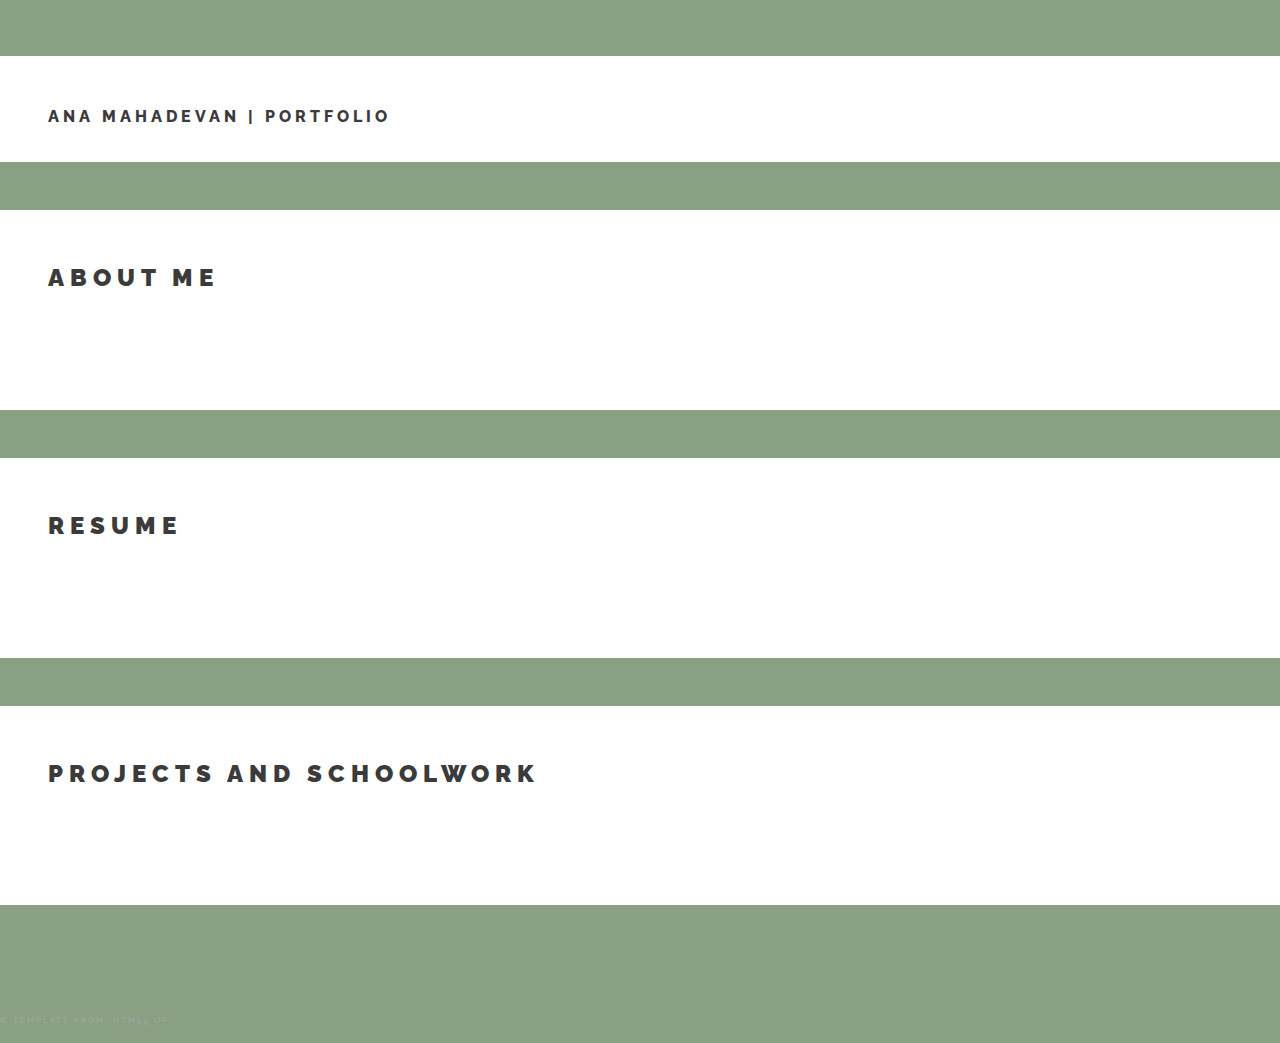
<file: index.html>
<!DOCTYPE HTML>
<html>
	<head>
		<title> Ana Mahadevan | Portfolio </title>
		<meta charset="utf-8" />
		<meta name="viewport" content="width=device-width, initial-scale=1, user-scalable=no" />
		<link rel="stylesheet" href="assets/css/main.css" />
	</head>
	<body class="is-preload">

		<!-- Wrapper -->
	

				<!-- TOP LEFT TITLE  !! -->
					<!-- <header id="header">
						
						<nav class="main">
						</nav>
					</header> -->

				

				<!-- Main -->
					<div id="main">

							<!-- Info Blurb -->
							<article class="post">
							<h1><a align="center" href="index.html">Ana Mahadevan | Portfolio
							</a></h1>
						
							<!-- <img src="images/intro.png" alt="profile pic" width="150" height="150"> -->
							</article>

							<!-- About Me Post-->
							<article class="post">
								<header>
									<div class="title">
										<h2><a href="about-me.html"> About Me </a></h2>
									</div>
								</header>
							</article> 

						<!-- Resume Post -->
							<article class="post">
								<header>
									<div class="title">
										<h2><a href="single.html"> Resume </a></h2>
									</div>
								</header>
							</article>

							

						<!-- School Projects Post -->
							<article class="post">
								<header>
									<div class="title">
										<h2><a href="school-project.html"> Projects and Schoolwork </a></h2>
								
									</div>
							
								</header>
							</article>

					


					</div>


						<!-- Footer -->
							<section id="footer">
								<ul class="icons">
									<li><a href="#" class="icon brands fa-twitter"><span class="label">Twitter</span></a></li>
									<li><a href="#" class="icon brands fa-facebook-f"><span class="label">Facebook</span></a></li>
									<li><a href="#" class="icon brands fa-instagram"><span class="label">Instagram</span></a></li>
									<li><a href="#" class="icon solid fa-rss"><span class="label">RSS</span></a></li>
									<li><a href="#" class="icon solid fa-envelope"><span class="label">Email</span></a></li>
								</ul>
								<p class="copyright">&copy; Template From: <a href="http://html5up.net">HTML5 UP</a></p>
							</section>

				

			

		<!-- Scripts -->
			<script src="assets/js/jquery.min.js"></script>
			<script src="assets/js/browser.min.js"></script>
			<script src="assets/js/breakpoints.min.js"></script>
			<script src="assets/js/util.js"></script>
			<script src="assets/js/main.js"></script>

	</body>
</html>
</file>
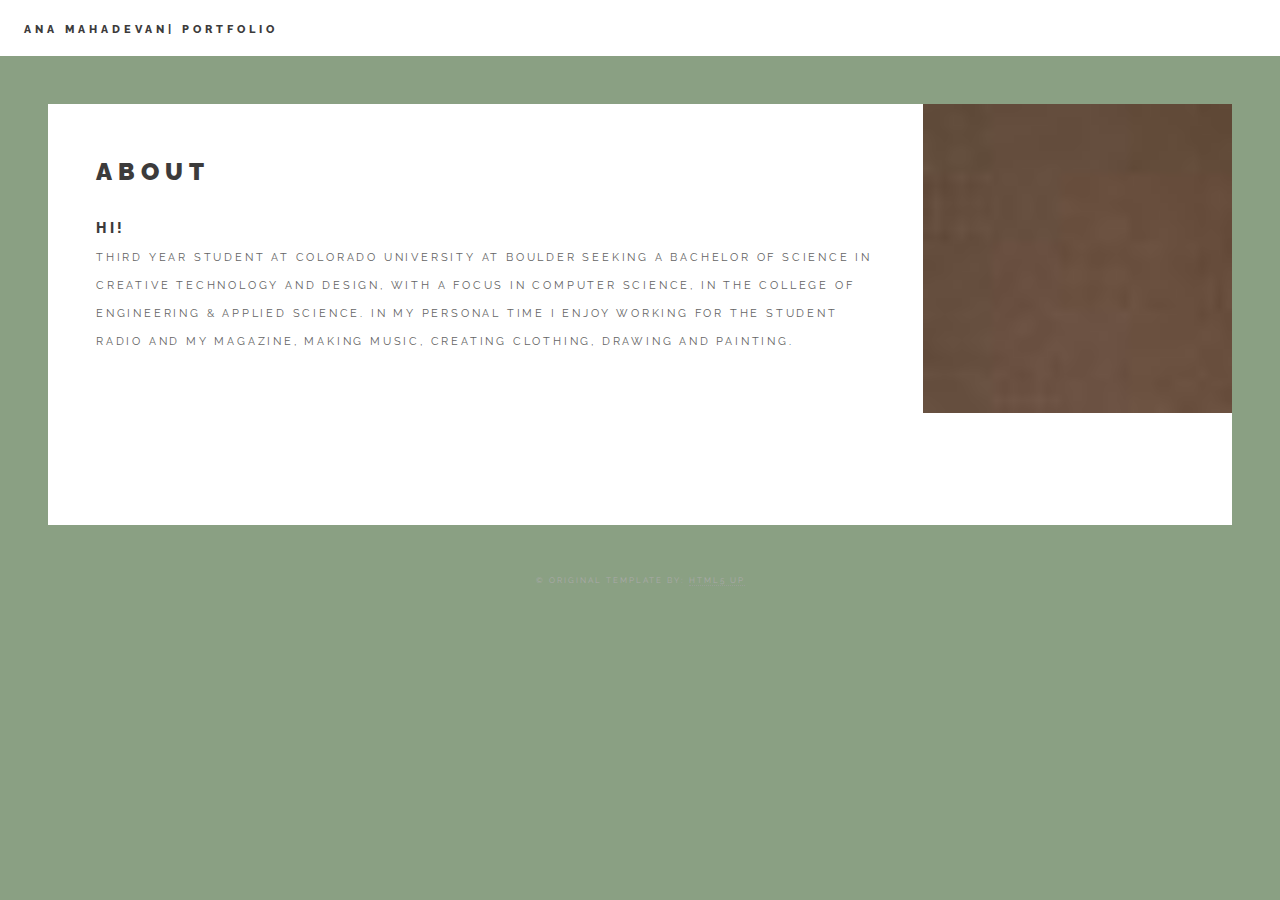
<file: about-me.html>
<!DOCTYPE HTML>
<html>
	<head>
		<title> Ana Mahadevan| Portfolio </title>
		<meta charset="utf-8" />
		<meta name="viewport" content="width=device-width, initial-scale=1, user-scalable=no" />
		<link rel="stylesheet" href="assets/css/main.css" />
	</head>
	<body class="single is-preload">

		<!-- Wrapper -->
			<div id="wrapper">

				<!-- Header -->
					<header id="header">
						<h1><a href="index.html">Ana Mahadevan| Portfolio</a></h1>
					</header>

		

				<!-- Main -->
					<div id="main">

						<!-- about me ! -->
							<article class="post">
								<header>
									<div class="title">
										<h2><a href="#"> About </a></h2>
										<h3> Hi!  </h3>
										<p> Third year student at Colorado University at Boulder seeking a Bachelor of Science in Creative Technology and Design, with a focus in Computer Science, in the College of Engineering & Applied Science. In my personal time I enjoy working for the student radio and my magazine, making music, creating clothing, drawing and painting. </p>
										
									</div>
									<span class="image featured"><img src="images/avatar.jpg" alt="" /></span>
								</header>
						
							</article>

					</div>

				<!-- Footer -->
					<section id="footer">
						<p class="copyright">&copy; Original Template By: <a href="http://html5up.net">HTML5 UP</a></p>
					</section>

			</div>

		<!-- Scripts -->
			<script src="assets/js/jquery.min.js"></script>
			<script src="assets/js/browser.min.js"></script>
			<script src="assets/js/breakpoints.min.js"></script>
			<script src="assets/js/util.js"></script>
			<script src="assets/js/main.js"></script>

	</body>
</html>
</file>
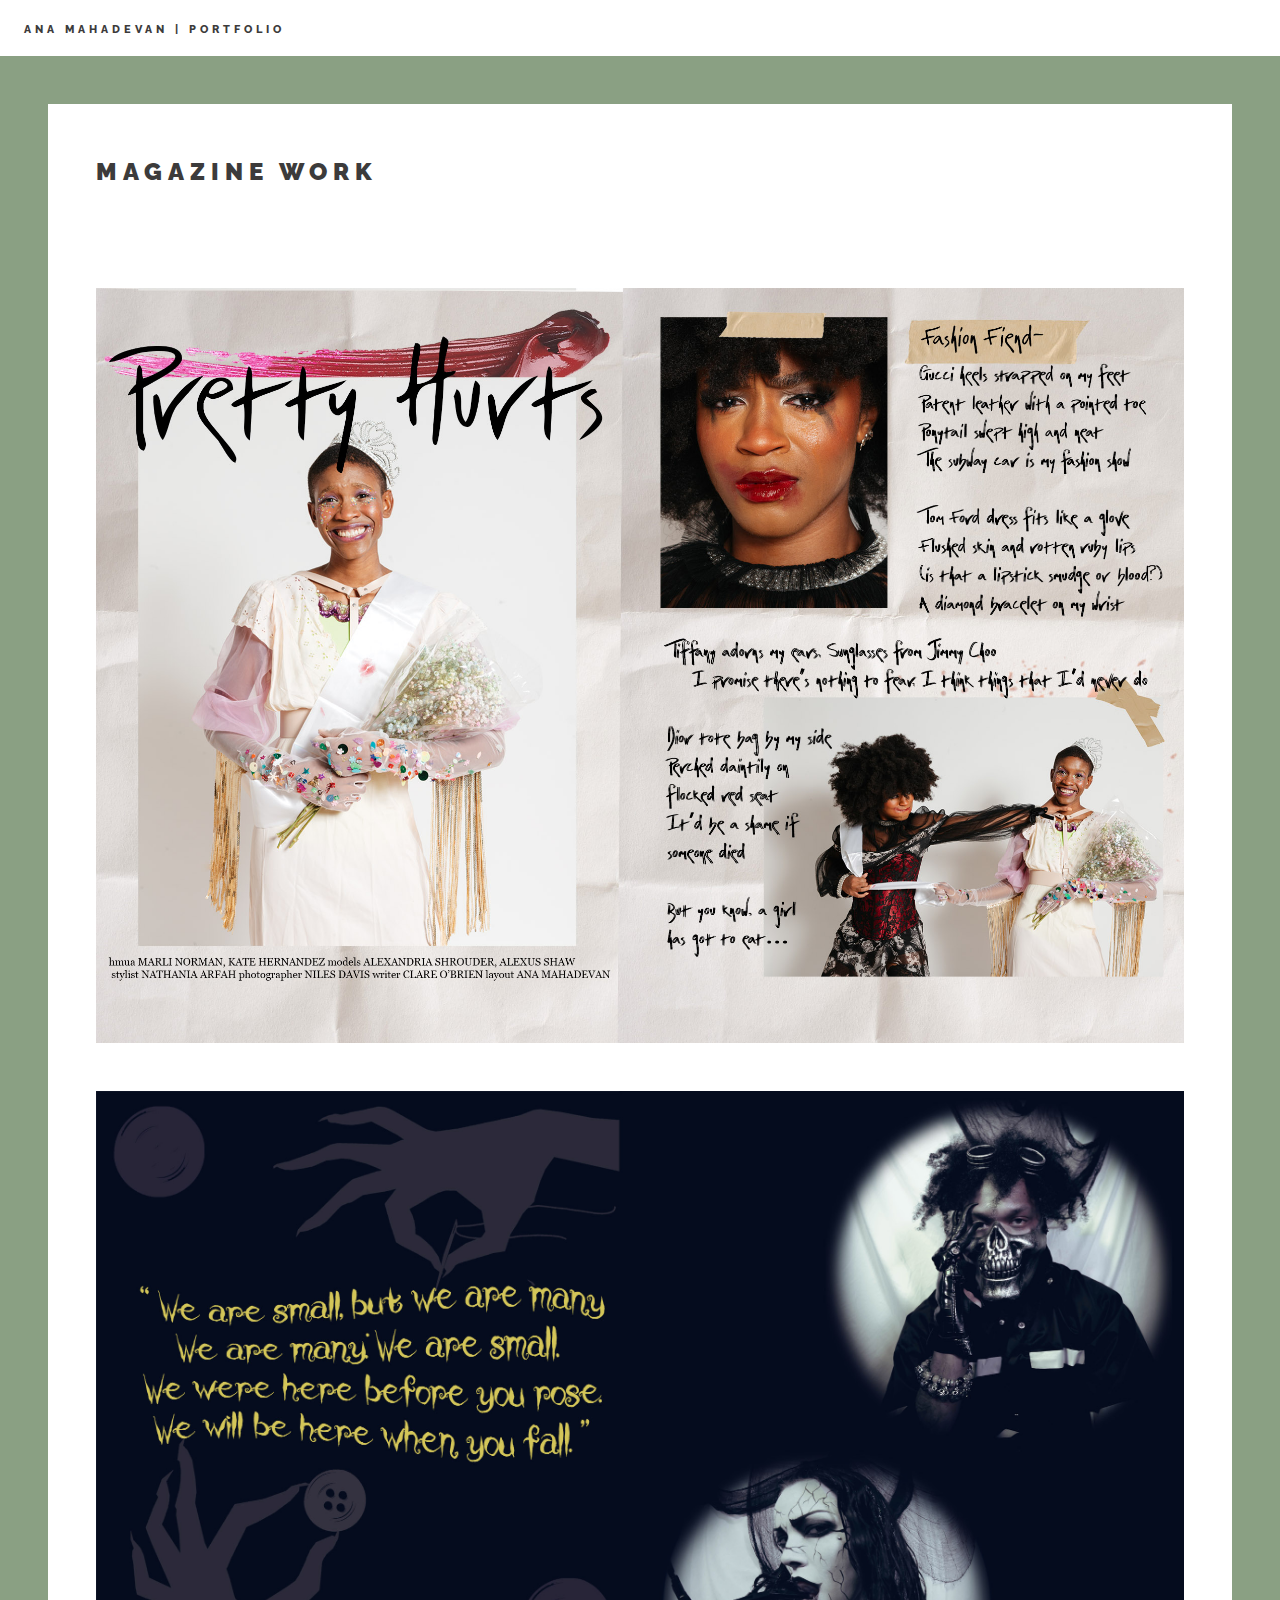
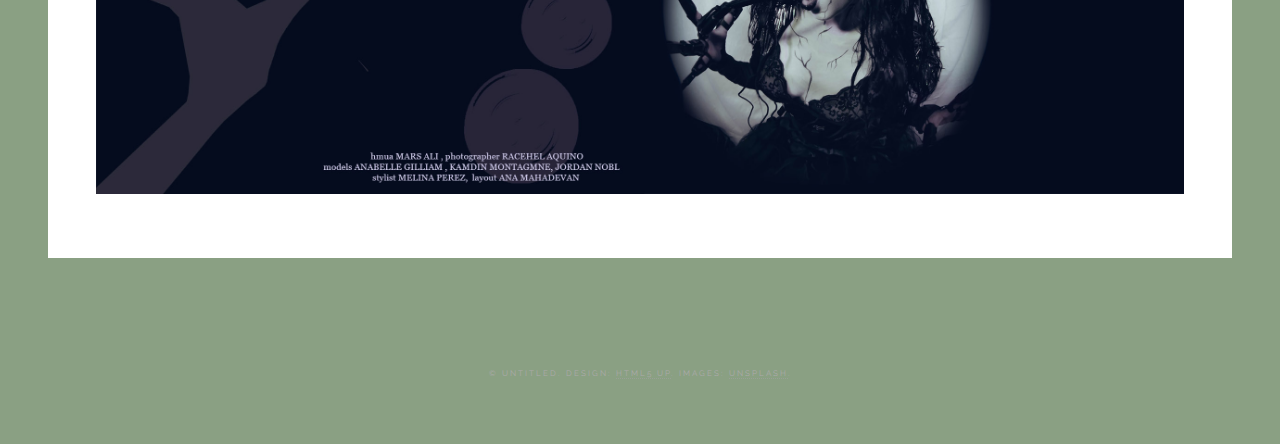
<file: school-project.html>
<!DOCTYPE HTML>

<html>
	<head>
		<meta charset="utf-8" />
		<meta name="viewport" content="width=device-width, initial-scale=1, user-scalable=no" />
		<link rel="stylesheet" href="assets/css/main.css" />
	</head>
	<body class="single is-preload">

		<!-- Wrapper -->
			<div id="wrapper">

				<!-- Header -->
					<header id="header">
						<h1><a href="index.html"> Ana Mahadevan | Portfolio </a></h1>

						<nav class="main">
					
						</nav>
					</header>

				<!-- Menu -->
					<section id="menu">

					</section>

				<!-- Main -->
					<div id="main">

						<!-- Post -->
							<article class="post">
								<header>
									<div class="title">
										<h2><a href="#">magazine work</a></h2>
									</div>
									
								</header>
								<span class="image featured"><img src="images/1spread.jpg" alt="" /></span>
								<span class="image featured"><img src="images/2spread.jpg" alt="" /></span>
							
							</article>

					</div>

				<!-- Footer -->
					<section id="footer">
						<ul class="icons">
							<li><a href="#" class="icon brands fa-twitter"><span class="label">Twitter</span></a></li>
							<li><a href="#" class="icon brands fa-facebook-f"><span class="label">Facebook</span></a></li>
							<li><a href="#" class="icon brands fa-instagram"><span class="label">Instagram</span></a></li>
							<li><a href="#" class="icon solid fa-rss"><span class="label">RSS</span></a></li>
							<li><a href="#" class="icon solid fa-envelope"><span class="label">Email</span></a></li>
						</ul>
						<p class="copyright">&copy; Untitled. Design: <a href="http://html5up.net">HTML5 UP</a>. Images: <a href="http://unsplash.com">Unsplash</a>.</p>
					</section>

			</div>

		<!-- Scripts -->
			<script src="assets/js/jquery.min.js"></script>
			<script src="assets/js/browser.min.js"></script>
			<script src="assets/js/breakpoints.min.js"></script>
			<script src="assets/js/util.js"></script>
			<script src="assets/js/main.js"></script>

	</body>
</html>
</file>
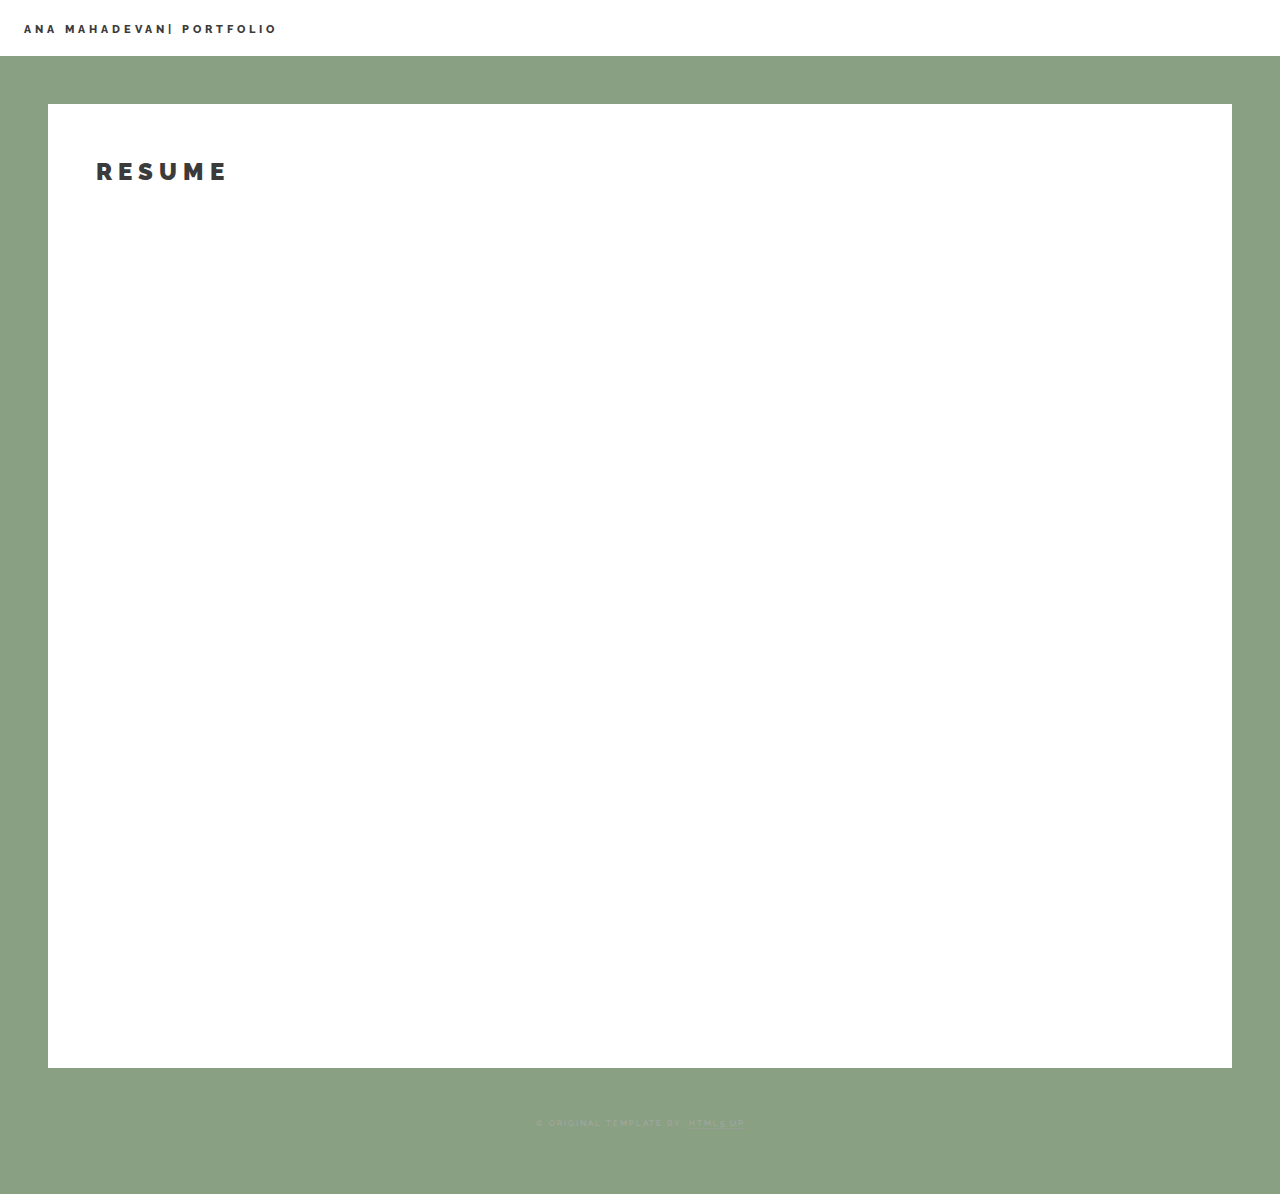
<file: single.html>
<!DOCTYPE HTML>
<html>
	<head>
		<title> Ana Mahadevan| Portfolio </title>
		<meta charset="utf-8" />
		<meta name="viewport" content="width=device-width, initial-scale=1, user-scalable=no" />
		<link rel="stylesheet" href="assets/css/main.css" />
	</head>
	<body class="single is-preload">

		<!-- Wrapper -->
			<div id="wrapper">

				<!-- Header -->
					<header id="header">
						<h1><a href="index.html">Ana Mahadevan| Portfolio</a></h1>
					</header>

		

				<!-- Main -->
					<div id="main">

						<!-- TOP POST ( RESUME ) -->
							<article class="post">
								<header>
									<div class="title">
										<h2><a href="#">Resume</a></h2>
									</div>
								<!--- PUT IN PDF HERE ANA U STUPID -->
								<iframe src="images/Resume.pdf" width="100%" height="900px"></iframe>
							</article>

					</div>

				<!-- Footer -->
					<section id="footer">
						<p class="copyright">&copy; Original Template By: <a href="http://html5up.net">HTML5 UP</a></p>
					</section>

			</div>

		<!-- Scripts -->
			<script src="assets/js/jquery.min.js"></script>
			<script src="assets/js/browser.min.js"></script>
			<script src="assets/js/breakpoints.min.js"></script>
			<script src="assets/js/util.js"></script>
			<script src="assets/js/main.js"></script>

	</body>
</html>
</file>
<file: assets/css/main.css>
@import url("https://fonts.googleapis.com/css?family=Source+Sans+Pro:400,700|Raleway:400,800,900");



html, body, div, span, applet, object,
iframe, h1, h2, h3, h4, h5, h6, p, blockquote,
pre, a, abbr, acronym, address, big, cite,
code, del, dfn, em, img, ins, kbd, q, s, samp,
small, strike, strong, sub, sup, tt, var, b,
u, i, center, dl, dt, dd, ol, ul, li, fieldset,
form, label, legend, table, caption, tbody,
tfoot, thead, tr, th, td, article, aside,
canvas, details, embed, figure, figcaption,
footer, header, hgroup, menu, nav, output, ruby,
section, summary, time, mark, audio, video {
	margin: 0;
	padding: 0;
	border: 0;
	font-size: 100%;
	font: helvetica;
	vertical-align: baseline;}

article, aside, details, figcaption, figure,
footer, header, hgroup, menu, nav, section {
	display: block;}

body {
	line-height: 1;
}

ol, ul {
	list-style: none;
}

blockquote, q {
	quotes: none;
}

	blockquote:before, blockquote:after, q:before, q:after {
		content: '';
		content: none;
	}

table {
	border-collapse: collapse;
	border-spacing: 0;
}

body {
	-webkit-text-size-adjust: none;
}

mark {
	background-color: transparent;
	color: inherit;
}

input::-moz-focus-inner {
	border: 0;
	padding: 0;
}

input, select, textarea {
	-moz-appearance: none;
	-webkit-appearance: none;
	-ms-appearance: none;
	appearance: none;
}

/* Basic */

	@-ms-viewport {
		width: device-width;
	}

	body {
		-ms-overflow-style: scrollbar;
	}

	@media screen and (max-width: 480px) {

		html, body {
			min-width: 320px;
		}

	}

	html {
		box-sizing: border-box;
	}

	*, *:before, *:after {
		box-sizing: inherit;
	}

	body {
		background: #8aa083;
	}

		body.is-preload *, body.is-preload *:before, body.is-preload *:after {
			-moz-animation: none !important;
			-webkit-animation: none !important;
			-ms-animation: none !important;
			animation: none !important;
			-moz-transition: none !important;
			-webkit-transition: none !important;
			-ms-transition: none !important;
			transition: none !important;
		}

/* Type */

	body, input, select, textarea {
		color: #646464;
		font-family: "Source Sans Pro", Helvetica, sans-serif;
		font-size: 14pt;
		font-weight: 400;
		line-height: 1.75;
	}

		@media screen and (max-width: 1680px) {

			body, input, select, textarea {
				font-size: 12pt;
			}

		}

		@media screen and (max-width: 1280px) {

			body, input, select, textarea {
				font-size: 12pt;
			}

		}

		@media screen and (max-width: 980px) {

			body, input, select, textarea {
				font-size: 12pt;
			}

		}

		@media screen and (max-width: 736px) {

			body, input, select, textarea {
				font-size: 12pt;
			}

		}

		@media screen and (max-width: 480px) {

			body, input, select, textarea {
				font-size: 12pt;
			}

		}

	a {
		-moz-transition: color 0.2s ease, border-bottom-color 0.2s ease;
		-webkit-transition: color 0.2s ease, border-bottom-color 0.2s ease;
		-ms-transition: color 0.2s ease, border-bottom-color 0.2s ease;
		transition: color 0.2s ease, border-bottom-color 0.2s ease;
		border-bottom: dotted 1px rgba(160, 160, 160, 0.65);
		color: inherit;
		text-decoration: none;
	}

		a:before {
			-moz-transition: color 0.2s ease;
			-webkit-transition: color 0.2s ease;
			-ms-transition: color 0.2s ease;
			transition: color 0.2s ease;
		}

		a:hover {
			border-bottom-color: transparent;
			color: #2ebaae !important;
		}

			a:hover:before {
				color: #2ebaae !important;
			}

	strong, b {
		color: #3c3b3b;
		font-weight: 700;
	}

	em, i {
		font-style: italic;
	}

	p {
		margin: 0 0 2em 0;
	}

	h1, h2, h3, h4, h5, h6 {
		color: #3c3b3b;
		font-family: "Raleway", Helvetica, sans-serif;
		font-weight: 800;
		letter-spacing: 0.25em;
		line-height: 1.65;
		margin: 0 0 1em 0;
		text-transform: uppercase;
	}

		h1 a, h2 a, h3 a, h4 a, h5 a, h6 a {
			color: inherit;
			border-bottom: 0;
		}

	h2 {
		font-size: 1.1em;
	}

	h3 {
		font-size: 0.9em;
	}

	h4 {
		font-size: 0.7em;
	}

	h5 {
		font-size: 0.7em;
	}

	h6 {
		font-size: 0.7em;
	}

	sub {
		font-size: 0.8em;
		position: relative;
		top: 0.5em;
	}

	sup {
		font-size: 0.8em;
		position: relative;
		top: -0.5em;
	}

	blockquote {
		border-left: solid 4px rgba(160, 160, 160, 0.3);
		font-style: italic;
		margin: 0 0 2em 0;
		padding: 0.5em 0 0.5em 2em;
	}

	code {
		background: rgba(160, 160, 160, 0.075);
		border: solid 1px rgba(160, 160, 160, 0.3);
		font-family: "Courier New", monospace;
		font-size: 0.9em;
		margin: 0 0.25em;
		padding: 0.25em 0.65em;
	}

	pre {
		-webkit-overflow-scrolling: touch;
		font-family: "Courier New", monospace;
		font-size: 0.9em;
		margin: 0 0 2em 0;
	}

		pre code {
			display: block;
			line-height: 1.75em;
			padding: 1em 1.5em;
			overflow-x: auto;
		}

	hr {
		border: 0;
		border-bottom: solid 1px rgba(160, 160, 160, 0.3);
		margin: 2em 0;
	}

		hr.major {
			margin: 3em 0;
		}

	.align-left {
		text-align: left;
	}

	.align-center {
		text-align: center;
	}

	.align-right {
		text-align: right;
	}

/* Row */

	.row {
		display: flex;
		flex-wrap: wrap;
		box-sizing: border-box;
		align-items: stretch;
	}

		.row > * {
			box-sizing: border-box;
		}

		.row.gtr-uniform > * > :last-child {
			margin-bottom: 0;
		}

		.row.aln-left {
			justify-content: flex-start;
		}

		.row.aln-center {
			justify-content: center;
		}

		.row.aln-right {
			justify-content: flex-end;
		}

		.row.aln-top {
			align-items: flex-start;
		}

		.row.aln-middle {
			align-items: center;
		}

		.row.aln-bottom {
			align-items: flex-end;
		}

		.row > .imp {
			order: -1;
		}

		.row > .col-1 {
			width: 8.33333%;
		}

		.row > .off-1 {
			margin-left: 8.33333%;
		}

		.row > .col-2 {
			width: 16.66667%;
		}

		.row > .off-2 {
			margin-left: 16.66667%;
		}

		.row > .col-3 {
			width: 25%;
		}

		.row > .off-3 {
			margin-left: 25%;
		}

		.row > .col-4 {
			width: 33.33333%;
		}

		.row > .off-4 {
			margin-left: 33.33333%;
		}

		.row > .col-5 {
			width: 41.66667%;
		}

		.row > .off-5 {
			margin-left: 41.66667%;
		}

		.row > .col-6 {
			width: 50%;
		}

		.row > .off-6 {
			margin-left: 50%;
		}

		.row > .col-7 {
			width: 58.33333%;
		}

		.row > .off-7 {
			margin-left: 58.33333%;
		}

		.row > .col-8 {
			width: 66.66667%;
		}

		.row > .off-8 {
			margin-left: 66.66667%;
		}

		.row > .col-9 {
			width: 75%;
		}

		.row > .off-9 {
			margin-left: 75%;
		}

		.row > .col-10 {
			width: 83.33333%;
		}

		.row > .off-10 {
			margin-left: 83.33333%;
		}

		.row > .col-11 {
			width: 91.66667%;
		}

		.row > .off-11 {
			margin-left: 91.66667%;
		}

		.row > .col-12 {
			width: 100%;
		}

		.row > .off-12 {
			margin-left: 100%;
		}

		.row.gtr-0 {
			margin-top: 0;
			margin-left: 0em;
		}

			.row.gtr-0 > * {
				padding: 0 0 0 0em;
			}

			.row.gtr-0.gtr-uniform {
				margin-top: 0em;
			}

				.row.gtr-0.gtr-uniform > * {
					padding-top: 0em;
				}

		.row.gtr-25 {
			margin-top: 0;
			margin-left: -0.25em;
		}

			.row.gtr-25 > * {
				padding: 0 0 0 0.25em;
			}

			.row.gtr-25.gtr-uniform {
				margin-top: -0.25em;
			}

				.row.gtr-25.gtr-uniform > * {
					padding-top: 0.25em;
				}

		.row.gtr-50 {
			margin-top: 0;
			margin-left: -0.5em;
		}

			.row.gtr-50 > * {
				padding: 0 0 0 0.5em;
			}

			.row.gtr-50.gtr-uniform {
				margin-top: -0.5em;
			}

				.row.gtr-50.gtr-uniform > * {
					padding-top: 0.5em;
				}

		.row {
			margin-top: 0;
			margin-left: -1em;
		}

			.row > * {
				padding: 0 0 0 1em;
			}

			.row.gtr-uniform {
				margin-top: -1em;
			}

				.row.gtr-uniform > * {
					padding-top: 1em;
				}

		.row.gtr-150 {
			margin-top: 0;
			margin-left: -1.5em;
		}

			.row.gtr-150 > * {
				padding: 0 0 0 1.5em;
			}

			.row.gtr-150.gtr-uniform {
				margin-top: -1.5em;
			}

				.row.gtr-150.gtr-uniform > * {
					padding-top: 1.5em;
				}

		.row.gtr-200 {
			margin-top: 0;
			margin-left: -2em;
		}

			.row.gtr-200 > * {
				padding: 0 0 0 2em;
			}

			.row.gtr-200.gtr-uniform {
				margin-top: -2em;
			}

				.row.gtr-200.gtr-uniform > * {
					padding-top: 2em;
				}

		@media screen and (max-width: 1680px) {

			.row {
				display: flex;
				flex-wrap: wrap;
				box-sizing: border-box;
				align-items: stretch;
			}

				.row > * {
					box-sizing: border-box;
				}

				.row.gtr-uniform > * > :last-child {
					margin-bottom: 0;
				}

				.row.aln-left {
					justify-content: flex-start;
				}

				.row.aln-center {
					justify-content: center;
				}

				.row.aln-right {
					justify-content: flex-end;
				}

				.row.aln-top {
					align-items: flex-start;
				}

				.row.aln-middle {
					align-items: center;
				}

				.row.aln-bottom {
					align-items: flex-end;
				}

				.row > .imp-xlarge {
					order: -1;
				}

				.row > .col-1-xlarge {
					width: 8.33333%;
				}

				.row > .off-1-xlarge {
					margin-left: 8.33333%;
				}

				.row > .col-2-xlarge {
					width: 16.66667%;
				}

				.row > .off-2-xlarge {
					margin-left: 16.66667%;
				}

				.row > .col-3-xlarge {
					width: 25%;
				}

				.row > .off-3-xlarge {
					margin-left: 25%;
				}

				.row > .col-4-xlarge {
					width: 33.33333%;
				}

				.row > .off-4-xlarge {
					margin-left: 33.33333%;
				}

				.row > .col-5-xlarge {
					width: 41.66667%;
				}

				.row > .off-5-xlarge {
					margin-left: 41.66667%;
				}

				.row > .col-6-xlarge {
					width: 50%;
				}

				.row > .off-6-xlarge {
					margin-left: 50%;
				}

				.row > .col-7-xlarge {
					width: 58.33333%;
				}

				.row > .off-7-xlarge {
					margin-left: 58.33333%;
				}

				.row > .col-8-xlarge {
					width: 66.66667%;
				}

				.row > .off-8-xlarge {
					margin-left: 66.66667%;
				}

				.row > .col-9-xlarge {
					width: 75%;
				}

				.row > .off-9-xlarge {
					margin-left: 75%;
				}

				.row > .col-10-xlarge {
					width: 83.33333%;
				}

				.row > .off-10-xlarge {
					margin-left: 83.33333%;
				}

				.row > .col-11-xlarge {
					width: 91.66667%;
				}

				.row > .off-11-xlarge {
					margin-left: 91.66667%;
				}

				.row > .col-12-xlarge {
					width: 100%;
				}

				.row > .off-12-xlarge {
					margin-left: 100%;
				}

				.row.gtr-0 {
					margin-top: 0;
					margin-left: 0em;
				}

					.row.gtr-0 > * {
						padding: 0 0 0 0em;
					}

					.row.gtr-0.gtr-uniform {
						margin-top: 0em;
					}

						.row.gtr-0.gtr-uniform > * {
							padding-top: 0em;
						}

				.row.gtr-25 {
					margin-top: 0;
					margin-left: -0.25em;
				}

					.row.gtr-25 > * {
						padding: 0 0 0 0.25em;
					}

					.row.gtr-25.gtr-uniform {
						margin-top: -0.25em;
					}

						.row.gtr-25.gtr-uniform > * {
							padding-top: 0.25em;
						}

				.row.gtr-50 {
					margin-top: 0;
					margin-left: -0.5em;
				}

					.row.gtr-50 > * {
						padding: 0 0 0 0.5em;
					}

					.row.gtr-50.gtr-uniform {
						margin-top: -0.5em;
					}

						.row.gtr-50.gtr-uniform > * {
							padding-top: 0.5em;
						}

				.row {
					margin-top: 0;
					margin-left: -1em;
				}

					.row > * {
						padding: 0 0 0 1em;
					}

					.row.gtr-uniform {
						margin-top: -1em;
					}

						.row.gtr-uniform > * {
							padding-top: 1em;
						}

				.row.gtr-150 {
					margin-top: 0;
					margin-left: -1.5em;
				}

					.row.gtr-150 > * {
						padding: 0 0 0 1.5em;
					}

					.row.gtr-150.gtr-uniform {
						margin-top: -1.5em;
					}

						.row.gtr-150.gtr-uniform > * {
							padding-top: 1.5em;
						}

				.row.gtr-200 {
					margin-top: 0;
					margin-left: -2em;
				}

					.row.gtr-200 > * {
						padding: 0 0 0 2em;
					}

					.row.gtr-200.gtr-uniform {
						margin-top: -2em;
					}

						.row.gtr-200.gtr-uniform > * {
							padding-top: 2em;
						}

		}

		@media screen and (max-width: 1280px) {

			.row {
				display: flex;
				flex-wrap: wrap;
				box-sizing: border-box;
				align-items: stretch;
			}

				.row > * {
					box-sizing: border-box;
				}

				.row.gtr-uniform > * > :last-child {
					margin-bottom: 0;
				}

				.row.aln-left {
					justify-content: flex-start;
				}

				.row.aln-center {
					justify-content: center;
				}

				.row.aln-right {
					justify-content: flex-end;
				}

				.row.aln-top {
					align-items: flex-start;
				}

				.row.aln-middle {
					align-items: center;
				}

				.row.aln-bottom {
					align-items: flex-end;
				}

				.row > .imp-large {
					order: -1;
				}

				.row > .col-1-large {
					width: 8.33333%;
				}

				.row > .off-1-large {
					margin-left: 8.33333%;
				}

				.row > .col-2-large {
					width: 16.66667%;
				}

				.row > .off-2-large {
					margin-left: 16.66667%;
				}

				.row > .col-3-large {
					width: 25%;
				}

				.row > .off-3-large {
					margin-left: 25%;
				}

				.row > .col-4-large {
					width: 33.33333%;
				}

				.row > .off-4-large {
					margin-left: 33.33333%;
				}

				.row > .col-5-large {
					width: 41.66667%;
				}

				.row > .off-5-large {
					margin-left: 41.66667%;
				}

				.row > .col-6-large {
					width: 50%;
				}

				.row > .off-6-large {
					margin-left: 50%;
				}

				.row > .col-7-large {
					width: 58.33333%;
				}

				.row > .off-7-large {
					margin-left: 58.33333%;
				}

				.row > .col-8-large {
					width: 66.66667%;
				}

				.row > .off-8-large {
					margin-left: 66.66667%;
				}

				.row > .col-9-large {
					width: 75%;
				}

				.row > .off-9-large {
					margin-left: 75%;
				}

				.row > .col-10-large {
					width: 83.33333%;
				}

				.row > .off-10-large {
					margin-left: 83.33333%;
				}

				.row > .col-11-large {
					width: 91.66667%;
				}

				.row > .off-11-large {
					margin-left: 91.66667%;
				}

				.row > .col-12-large {
					width: 100%;
				}

				.row > .off-12-large {
					margin-left: 100%;
				}

				.row.gtr-0 {
					margin-top: 0;
					margin-left: 0em;
				}

					.row.gtr-0 > * {
						padding: 0 0 0 0em;
					}

					.row.gtr-0.gtr-uniform {
						margin-top: 0em;
					}

						.row.gtr-0.gtr-uniform > * {
							padding-top: 0em;
						}

				.row.gtr-25 {
					margin-top: 0;
					margin-left: -0.25em;
				}

					.row.gtr-25 > * {
						padding: 0 0 0 0.25em;
					}

					.row.gtr-25.gtr-uniform {
						margin-top: -0.25em;
					}

						.row.gtr-25.gtr-uniform > * {
							padding-top: 0.25em;
						}

				.row.gtr-50 {
					margin-top: 0;
					margin-left: -0.5em;
				}

					.row.gtr-50 > * {
						padding: 0 0 0 0.5em;
					}

					.row.gtr-50.gtr-uniform {
						margin-top: -0.5em;
					}

						.row.gtr-50.gtr-uniform > * {
							padding-top: 0.5em;
						}

				.row {
					margin-top: 0;
					margin-left: -1em;
				}

					.row > * {
						padding: 0 0 0 1em;
					}

					.row.gtr-uniform {
						margin-top: -1em;
					}

						.row.gtr-uniform > * {
							padding-top: 1em;
						}

				.row.gtr-150 {
					margin-top: 0;
					margin-left: -1.5em;
				}

					.row.gtr-150 > * {
						padding: 0 0 0 1.5em;
					}

					.row.gtr-150.gtr-uniform {
						margin-top: -1.5em;
					}

						.row.gtr-150.gtr-uniform > * {
							padding-top: 1.5em;
						}

				.row.gtr-200 {
					margin-top: 0;
					margin-left: -2em;
				}

					.row.gtr-200 > * {
						padding: 0 0 0 2em;
					}

					.row.gtr-200.gtr-uniform {
						margin-top: -2em;
					}

						.row.gtr-200.gtr-uniform > * {
							padding-top: 2em;
						}

		}

		@media screen and (max-width: 980px) {

			.row {
				display: flex;
				flex-wrap: wrap;
				box-sizing: border-box;
				align-items: stretch;
			}

				.row > * {
					box-sizing: border-box;
				}

				.row.gtr-uniform > * > :last-child {
					margin-bottom: 0;
				}

				.row.aln-left {
					justify-content: flex-start;
				}

				.row.aln-center {
					justify-content: center;
				}

				.row.aln-right {
					justify-content: flex-end;
				}

				.row.aln-top {
					align-items: flex-start;
				}

				.row.aln-middle {
					align-items: center;
				}

				.row.aln-bottom {
					align-items: flex-end;
				}

				.row > .imp-medium {
					order: -1;
				}

				.row > .col-1-medium {
					width: 8.33333%;
				}

				.row > .off-1-medium {
					margin-left: 8.33333%;
				}

				.row > .col-2-medium {
					width: 16.66667%;
				}

				.row > .off-2-medium {
					margin-left: 16.66667%;
				}

				.row > .col-3-medium {
					width: 25%;
				}

				.row > .off-3-medium {
					margin-left: 25%;
				}

				.row > .col-4-medium {
					width: 33.33333%;
				}

				.row > .off-4-medium {
					margin-left: 33.33333%;
				}

				.row > .col-5-medium {
					width: 41.66667%;
				}

				.row > .off-5-medium {
					margin-left: 41.66667%;
				}

				.row > .col-6-medium {
					width: 50%;
				}

				.row > .off-6-medium {
					margin-left: 50%;
				}

				.row > .col-7-medium {
					width: 58.33333%;
				}

				.row > .off-7-medium {
					margin-left: 58.33333%;
				}

				.row > .col-8-medium {
					width: 66.66667%;
				}

				.row > .off-8-medium {
					margin-left: 66.66667%;
				}

				.row > .col-9-medium {
					width: 75%;
				}

				.row > .off-9-medium {
					margin-left: 75%;
				}

				.row > .col-10-medium {
					width: 83.33333%;
				}

				.row > .off-10-medium {
					margin-left: 83.33333%;
				}

				.row > .col-11-medium {
					width: 91.66667%;
				}

				.row > .off-11-medium {
					margin-left: 91.66667%;
				}

				.row > .col-12-medium {
					width: 100%;
				}

				.row > .off-12-medium {
					margin-left: 100%;
				}

				.row.gtr-0 {
					margin-top: 0;
					margin-left: 0em;
				}

					.row.gtr-0 > * {
						padding: 0 0 0 0em;
					}

					.row.gtr-0.gtr-uniform {
						margin-top: 0em;
					}

						.row.gtr-0.gtr-uniform > * {
							padding-top: 0em;
						}

				.row.gtr-25 {
					margin-top: 0;
					margin-left: -0.25em;
				}

					.row.gtr-25 > * {
						padding: 0 0 0 0.25em;
					}

					.row.gtr-25.gtr-uniform {
						margin-top: -0.25em;
					}

						.row.gtr-25.gtr-uniform > * {
							padding-top: 0.25em;
						}

				.row.gtr-50 {
					margin-top: 0;
					margin-left: -0.5em;
				}

					.row.gtr-50 > * {
						padding: 0 0 0 0.5em;
					}

					.row.gtr-50.gtr-uniform {
						margin-top: -0.5em;
					}

						.row.gtr-50.gtr-uniform > * {
							padding-top: 0.5em;
						}

				.row {
					margin-top: 0;
					margin-left: -1em;
				}

					.row > * {
						padding: 0 0 0 1em;
					}

					.row.gtr-uniform {
						margin-top: -1em;
					}

						.row.gtr-uniform > * {
							padding-top: 1em;
						}

				.row.gtr-150 {
					margin-top: 0;
					margin-left: -1.5em;
				}

					.row.gtr-150 > * {
						padding: 0 0 0 1.5em;
					}

					.row.gtr-150.gtr-uniform {
						margin-top: -1.5em;
					}

						.row.gtr-150.gtr-uniform > * {
							padding-top: 1.5em;
						}

				.row.gtr-200 {
					margin-top: 0;
					margin-left: -2em;
				}

					.row.gtr-200 > * {
						padding: 0 0 0 2em;
					}

					.row.gtr-200.gtr-uniform {
						margin-top: -2em;
					}

						.row.gtr-200.gtr-uniform > * {
							padding-top: 2em;
						}

		}

		@media screen and (max-width: 736px) {

			.row {
				display: flex;
				flex-wrap: wrap;
				box-sizing: border-box;
				align-items: stretch;
			}

				.row > * {
					box-sizing: border-box;
				}

				.row.gtr-uniform > * > :last-child {
					margin-bottom: 0;
				}

				.row.aln-left {
					justify-content: flex-start;
				}

				.row.aln-center {
					justify-content: center;
				}

				.row.aln-right {
					justify-content: flex-end;
				}

				.row.aln-top {
					align-items: flex-start;
				}

				.row.aln-middle {
					align-items: center;
				}

				.row.aln-bottom {
					align-items: flex-end;
				}

				.row > .imp-small {
					order: -1;
				}

				.row > .col-1-small {
					width: 8.33333%;
				}

				.row > .off-1-small {
					margin-left: 8.33333%;
				}

				.row > .col-2-small {
					width: 16.66667%;
				}

				.row > .off-2-small {
					margin-left: 16.66667%;
				}

				.row > .col-3-small {
					width: 25%;
				}

				.row > .off-3-small {
					margin-left: 25%;
				}

				.row > .col-4-small {
					width: 33.33333%;
				}

				.row > .off-4-small {
					margin-left: 33.33333%;
				}

				.row > .col-5-small {
					width: 41.66667%;
				}

				.row > .off-5-small {
					margin-left: 41.66667%;
				}

				.row > .col-6-small {
					width: 50%;
				}

				.row > .off-6-small {
					margin-left: 50%;
				}

				.row > .col-7-small {
					width: 58.33333%;
				}

				.row > .off-7-small {
					margin-left: 58.33333%;
				}

				.row > .col-8-small {
					width: 66.66667%;
				}

				.row > .off-8-small {
					margin-left: 66.66667%;
				}

				.row > .col-9-small {
					width: 75%;
				}

				.row > .off-9-small {
					margin-left: 75%;
				}

				.row > .col-10-small {
					width: 83.33333%;
				}

				.row > .off-10-small {
					margin-left: 83.33333%;
				}

				.row > .col-11-small {
					width: 91.66667%;
				}

				.row > .off-11-small {
					margin-left: 91.66667%;
				}

				.row > .col-12-small {
					width: 100%;
				}

				.row > .off-12-small {
					margin-left: 100%;
				}

				.row.gtr-0 {
					margin-top: 0;
					margin-left: 0em;
				}

					.row.gtr-0 > * {
						padding: 0 0 0 0em;
					}

					.row.gtr-0.gtr-uniform {
						margin-top: 0em;
					}

						.row.gtr-0.gtr-uniform > * {
							padding-top: 0em;
						}

				.row.gtr-25 {
					margin-top: 0;
					margin-left: -0.25em;
				}

					.row.gtr-25 > * {
						padding: 0 0 0 0.25em;
					}

					.row.gtr-25.gtr-uniform {
						margin-top: -0.25em;
					}

						.row.gtr-25.gtr-uniform > * {
							padding-top: 0.25em;
						}

				.row.gtr-50 {
					margin-top: 0;
					margin-left: -0.5em;
				}

					.row.gtr-50 > * {
						padding: 0 0 0 0.5em;
					}

					.row.gtr-50.gtr-uniform {
						margin-top: -0.5em;
					}

						.row.gtr-50.gtr-uniform > * {
							padding-top: 0.5em;
						}

				.row {
					margin-top: 0;
					margin-left: -1em;
				}

					.row > * {
						padding: 0 0 0 1em;
					}

					.row.gtr-uniform {
						margin-top: -1em;
					}

						.row.gtr-uniform > * {
							padding-top: 1em;
						}

				.row.gtr-150 {
					margin-top: 0;
					margin-left: -1.5em;
				}

					.row.gtr-150 > * {
						padding: 0 0 0 1.5em;
					}

					.row.gtr-150.gtr-uniform {
						margin-top: -1.5em;
					}

						.row.gtr-150.gtr-uniform > * {
							padding-top: 1.5em;
						}

				.row.gtr-200 {
					margin-top: 0;
					margin-left: -2em;
				}

					.row.gtr-200 > * {
						padding: 0 0 0 2em;
					}

					.row.gtr-200.gtr-uniform {
						margin-top: -2em;
					}

						.row.gtr-200.gtr-uniform > * {
							padding-top: 2em;
						}

		}

		@media screen and (max-width: 480px) {

			.row {
				display: flex;
				flex-wrap: wrap;
				box-sizing: border-box;
				align-items: stretch;
			}

				.row > * {
					box-sizing: border-box;
				}

				.row.gtr-uniform > * > :last-child {
					margin-bottom: 0;
				}

				.row.aln-left {
					justify-content: flex-start;
				}

				.row.aln-center {
					justify-content: center;
				}

				.row.aln-right {
					justify-content: flex-end;
				}

				.row.aln-top {
					align-items: flex-start;
				}

				.row.aln-middle {
					align-items: center;
				}

				.row.aln-bottom {
					align-items: flex-end;
				}

				.row > .imp-xsmall {
					order: -1;
				}

				.row > .col-1-xsmall {
					width: 8.33333%;
				}

				.row > .off-1-xsmall {
					margin-left: 8.33333%;
				}

				.row > .col-2-xsmall {
					width: 16.66667%;
				}

				.row > .off-2-xsmall {
					margin-left: 16.66667%;
				}

				.row > .col-3-xsmall {
					width: 25%;
				}

				.row > .off-3-xsmall {
					margin-left: 25%;
				}

				.row > .col-4-xsmall {
					width: 33.33333%;
				}

				.row > .off-4-xsmall {
					margin-left: 33.33333%;
				}

				.row > .col-5-xsmall {
					width: 41.66667%;
				}

				.row > .off-5-xsmall {
					margin-left: 41.66667%;
				}

				.row > .col-6-xsmall {
					width: 50%;
				}

				.row > .off-6-xsmall {
					margin-left: 50%;
				}

				.row > .col-7-xsmall {
					width: 58.33333%;
				}

				.row > .off-7-xsmall {
					margin-left: 58.33333%;
				}

				.row > .col-8-xsmall {
					width: 66.66667%;
				}

				.row > .off-8-xsmall {
					margin-left: 66.66667%;
				}

				.row > .col-9-xsmall {
					width: 75%;
				}

				.row > .off-9-xsmall {
					margin-left: 75%;
				}

				.row > .col-10-xsmall {
					width: 83.33333%;
				}

				.row > .off-10-xsmall {
					margin-left: 83.33333%;
				}

				.row > .col-11-xsmall {
					width: 91.66667%;
				}

				.row > .off-11-xsmall {
					margin-left: 91.66667%;
				}

				.row > .col-12-xsmall {
					width: 100%;
				}

				.row > .off-12-xsmall {
					margin-left: 100%;
				}

				.row.gtr-0 {
					margin-top: 0;
					margin-left: 0em;
				}

					.row.gtr-0 > * {
						padding: 0 0 0 0em;
					}

					.row.gtr-0.gtr-uniform {
						margin-top: 0em;
					}

						.row.gtr-0.gtr-uniform > * {
							padding-top: 0em;
						}

				.row.gtr-25 {
					margin-top: 0;
					margin-left: -0.25em;
				}

					.row.gtr-25 > * {
						padding: 0 0 0 0.25em;
					}

					.row.gtr-25.gtr-uniform {
						margin-top: -0.25em;
					}

						.row.gtr-25.gtr-uniform > * {
							padding-top: 0.25em;
						}

				.row.gtr-50 {
					margin-top: 0;
					margin-left: -0.5em;
				}

					.row.gtr-50 > * {
						padding: 0 0 0 0.5em;
					}

					.row.gtr-50.gtr-uniform {
						margin-top: -0.5em;
					}

						.row.gtr-50.gtr-uniform > * {
							padding-top: 0.5em;
						}

				.row {
					margin-top: 0;
					margin-left: -1em;
				}

					.row > * {
						padding: 0 0 0 1em;
					}

					.row.gtr-uniform {
						margin-top: -1em;
					}

						.row.gtr-uniform > * {
							padding-top: 1em;
						}

				.row.gtr-150 {
					margin-top: 0;
					margin-left: -1.5em;
				}

					.row.gtr-150 > * {
						padding: 0 0 0 1.5em;
					}

					.row.gtr-150.gtr-uniform {
						margin-top: -1.5em;
					}

						.row.gtr-150.gtr-uniform > * {
							padding-top: 1.5em;
						}

				.row.gtr-200 {
					margin-top: 0;
					margin-left: -2em;
				}

					.row.gtr-200 > * {
						padding: 0 0 0 2em;
					}

					.row.gtr-200.gtr-uniform {
						margin-top: -2em;
					}

						.row.gtr-200.gtr-uniform > * {
							padding-top: 2em;
						}

		}

/* Author */

	.author {
		display: -moz-flex;
		display: -webkit-flex;
		display: -ms-flex;
		display: flex;
		-moz-flex-direction: row;
		-webkit-flex-direction: row;
		-ms-flex-direction: row;
		flex-direction: row;
		-moz-align-items: center;
		-webkit-align-items: center;
		-ms-align-items: center;
		align-items: center;
		-moz-justify-content: -moz-flex-end;
		-webkit-justify-content: -webkit-flex-end;
		-ms-justify-content: -ms-flex-end;
		justify-content: flex-end;
		border-bottom: 0;
		font-family: "Raleway", Helvetica, sans-serif;
		font-size: 0.6em;
		font-weight: 400;
		letter-spacing: 0.25em;
		text-transform: uppercase;
		white-space: nowrap;
	}

		.author .name {
			-moz-transition: border-bottom-color 0.2s ease;
			-webkit-transition: border-bottom-color 0.2s ease;
			-ms-transition: border-bottom-color 0.2s ease;
			transition: border-bottom-color 0.2s ease;
			border-bottom: dotted 1px rgba(160, 160, 160, 0.65);
			display: block;
			margin: 0 1.5em 0 0;
		}

		.author img {
			border-radius: 100%;
			display: block;
			width: 4em;
		}

		.author:hover .name {
			border-bottom-color: transparent;
		}

/* Blurb */

	.blurb h2 {
		font-size: 0.8em;
		margin: 0 0 1.5em 0;
	}

	.blurb h3 {
		font-size: 0.7em;
	}

	.blurb p {
		font-size: 0.9em;
	}

/* Box */

	.box {
		border: solid 1px rgba(160, 160, 160, 0.3);
		margin-bottom: 2em;
		padding: 1.5em;
	}

		.box > :last-child,
		.box > :last-child > :last-child,
		.box > :last-child > :last-child > :last-child {
			margin-bottom: 0;
		}

		.box.alt {
			border: 0;
			border-radius: 0;
			padding: 0;
		}

/* Button */

	input[type="submit"],
	input[type="reset"],
	input[type="button"],
	button,
	.button {
		-moz-appearance: none;
		-webkit-appearance: none;
		-ms-appearance: none;
		appearance: none;
		-moz-transition: background-color 0.2s ease, box-shadow 0.2s ease, color 0.2s ease;
		-webkit-transition: background-color 0.2s ease, box-shadow 0.2s ease, color 0.2s ease;
		-ms-transition: background-color 0.2s ease, box-shadow 0.2s ease, color 0.2s ease;
		transition: background-color 0.2s ease, box-shadow 0.2s ease, color 0.2s ease;
		background-color: transparent;
		border: 0;
		box-shadow: inset 0 0 0 1px rgba(160, 160, 160, 0.3);
		color: #3c3b3b !important;
		cursor: pointer;
		display: inline-block;
		font-family: "Raleway", Helvetica, sans-serif;
		font-size: 0.6em;
		font-weight: 800;
		height: 4.8125em;
		letter-spacing: 0.25em;
		line-height: 4.8125em;
		padding: 0 2.5em;
		text-align: center;
		text-decoration: none;
		text-transform: uppercase;
		white-space: nowrap;
	}

		input[type="submit"]:hover,
		input[type="reset"]:hover,
		input[type="button"]:hover,
		button:hover,
		.button:hover {
			box-shadow: inset 0 0 0 1px #2ebaae;
			color: #2ebaae !important;
		}

			input[type="submit"]:hover:active,
			input[type="reset"]:hover:active,
			input[type="button"]:hover:active,
			button:hover:active,
			.button:hover:active {
				background-color: rgba(46, 186, 174, 0.05);
			}

		input[type="submit"]:before, input[type="submit"]:after,
		input[type="reset"]:before,
		input[type="reset"]:after,
		input[type="button"]:before,
		input[type="button"]:after,
		button:before,
		button:after,
		.button:before,
		.button:after {
			color: #aaaaaa;
			position: relative;
		}

		input[type="submit"]:before,
		input[type="reset"]:before,
		input[type="button"]:before,
		button:before,
		.button:before {
			left: -1em;
			padding: 0 0 0 0.75em;
		}

		input[type="submit"]:after,
		input[type="reset"]:after,
		input[type="button"]:after,
		button:after,
		.button:after {
			left: 1em;
			padding: 0 0.75em 0 0;
		}

		input[type="submit"].fit,
		input[type="reset"].fit,
		input[type="button"].fit,
		button.fit,
		.button.fit {
			width: 100%;
		}

		input[type="submit"].large,
		input[type="reset"].large,
		input[type="button"].large,
		button.large,
		.button.large {
			font-size: 0.7em;
			padding: 0 3em;
		}

		input[type="submit"].small,
		input[type="reset"].small,
		input[type="button"].small,
		button.small,
		.button.small {
			font-size: 0.5em;
		}

		input[type="submit"].disabled, input[type="submit"]:disabled,
		input[type="reset"].disabled,
		input[type="reset"]:disabled,
		input[type="button"].disabled,
		input[type="button"]:disabled,
		button.disabled,
		button:disabled,
		.button.disabled,
		.button:disabled {
			pointer-events: none;
			color: rgba(160, 160, 160, 0.3) !important;
		}

			input[type="submit"].disabled:before, input[type="submit"]:disabled:before,
			input[type="reset"].disabled:before,
			input[type="reset"]:disabled:before,
			input[type="button"].disabled:before,
			input[type="button"]:disabled:before,
			button.disabled:before,
			button:disabled:before,
			.button.disabled:before,
			.button:disabled:before {
				color: rgba(160, 160, 160, 0.3) !important;
			}

/* Form */

	form {
		margin: 0 0 2em 0;
	}

		form.search {
			text-decoration: none;
			position: relative;
		}

			form.search:before {
				-moz-osx-font-smoothing: grayscale;
				-webkit-font-smoothing: antialiased;
				display: inline-block;
				font-style: normal;
				font-variant: normal;
				text-rendering: auto;
				line-height: 1;
				text-transform: none !important;
				font-family: 'Font Awesome 5 Free';
				font-weight: 900;
			}

			form.search:before {
				color: #aaaaaa;
				content: '\f002';
				display: block;
				height: 2.75em;
				left: 0;
				line-height: 2.75em;
				position: absolute;
				text-align: center;
				top: 0;
				width: 2.5em;
			}

			form.search > input:first-child {
				padding-left: 2.5em;
			}

	label {
		color: #3c3b3b;
		display: block;
		font-size: 0.9em;
		font-weight: 700;
		margin: 0 0 1em 0;
	}

	input[type="text"],
	input[type="password"],
	input[type="email"],
	input[type="tel"],
	select,
	textarea {
		-moz-appearance: none;
		-webkit-appearance: none;
		-ms-appearance: none;
		appearance: none;
		background: rgba(160, 160, 160, 0.075);
		border: none;
		border: solid 1px rgba(160, 160, 160, 0.3);
		border-radius: 0;
		color: inherit;
		display: block;
		outline: 0;
		padding: 0 1em;
		text-decoration: none;
		width: 100%;
	}

		input[type="text"]:invalid,
		input[type="password"]:invalid,
		input[type="email"]:invalid,
		input[type="tel"]:invalid,
		select:invalid,
		textarea:invalid {
			box-shadow: none;
		}

		input[type="text"]:focus,
		input[type="password"]:focus,
		input[type="email"]:focus,
		input[type="tel"]:focus,
		select:focus,
		textarea:focus {
			border-color: #71a09c;
			box-shadow: inset 0 0 0 1px #283a39;
		}

	.select-wrapper {
		text-decoration: none;
		display: block;
		position: relative;
	}

		.select-wrapper:before {
			-moz-osx-font-smoothing: grayscale;
			-webkit-font-smoothing: antialiased;
			display: inline-block;
			font-style: normal;
			font-variant: normal;
			text-rendering: auto;
			line-height: 1;
			text-transform: none !important;
			font-family: 'Font Awesome 5 Free';
			font-weight: 900;
		}

		.select-wrapper:before {
			color: rgba(160, 160, 160, 0.3);
			content: '\f078';
			display: block;
			height: 2.75em;
			line-height: 2.75em;
			pointer-events: none;
			position: absolute;
			right: 0;
			text-align: center;
			top: 0;
			width: 2.75em;
		}

		.select-wrapper select::-ms-expand {
			display: none;
		}

	select {
		background-image: url("data:image/svg+xml;charset=utf8,%3Csvg xmlns='http://www.w3.org/2000/svg' width='40' height='40' preserveAspectRatio='none' viewBox='0 0 40 40'%3E%3Cpath d='M9.4,12.3l10.4,10.4l10.4-10.4c0.2-0.2,0.5-0.4,0.9-0.4c0.3,0,0.6,0.1,0.9,0.4l3.3,3.3c0.2,0.2,0.4,0.5,0.4,0.9 c0,0.4-0.1,0.6-0.4,0.9L20.7,31.9c-0.2,0.2-0.5,0.4-0.9,0.4c-0.3,0-0.6-0.1-0.9-0.4L4.3,17.3c-0.2-0.2-0.4-0.5-0.4-0.9 c0-0.4,0.1-0.6,0.4-0.9l3.3-3.3c0.2-0.2,0.5-0.4,0.9-0.4S9.1,12.1,9.4,12.3z' fill='rgba(160, 160, 160, 0.3)' /%3E%3C/svg%3E");
		background-size: 1.25rem;
		background-repeat: no-repeat;
		background-position: calc(100% - 1rem) center;
		height: 2.75em;
		padding-right: 2.75em;
		text-overflow: ellipsis;
	}

		select option {
			color: #3c3b3b;
			background: #ffffff;
		}

		select:focus::-ms-value {
			background-color: transparent;
		}

		select::-ms-expand {
			display: none;
		}

	input[type="text"],
	input[type="password"],
	input[type="email"],
	select {
		height: 2.75em;
	}

	textarea {
		padding: 0.75em 1em;
	}

	input[type="checkbox"],
	input[type="radio"] {
		-moz-appearance: none;
		-webkit-appearance: none;
		-ms-appearance: none;
		appearance: none;
		display: block;
		float: left;
		margin-right: -2em;
		opacity: 0;
		width: 1em;
		z-index: -1;
	}

		input[type="checkbox"] + label,
		input[type="radio"] + label {
			text-decoration: none;
			color: #646464;
			cursor: pointer;
			display: inline-block;
			font-size: 1em;
			font-weight: 400;
			padding-left: 2.4em;
			padding-right: 0.75em;
			position: relative;
		}

			input[type="checkbox"] + label:before,
			input[type="radio"] + label:before {
				-moz-osx-font-smoothing: grayscale;
				-webkit-font-smoothing: antialiased;
				display: inline-block;
				font-style: normal;
				font-variant: normal;
				text-rendering: auto;
				line-height: 1;
				text-transform: none !important;
				font-family: 'Font Awesome 5 Free';
				font-weight: 900;
			}

			input[type="checkbox"] + label:before,
			input[type="radio"] + label:before {
				background: rgba(160, 160, 160, 0.075);
				border: solid 1px rgba(160, 160, 160, 0.3);
				content: '';
				display: inline-block;
				font-size: 0.8em;
				height: 2.0625em;
				left: 0;
				line-height: 2.0625em;
				position: absolute;
				text-align: center;
				top: 0;
				width: 2.0625em;
			}

		input[type="checkbox"]:checked + label:before,
		input[type="radio"]:checked + label:before {
			background: #3c3b3b;
			border-color: #3c3b3b;
			color: #ffffff;
			content: '\f00c';
		}

		input[type="checkbox"]:focus + label:before,
		input[type="radio"]:focus + label:before {
			border-color: #2ebaae;
			box-shadow: 0 0 0 1px #2ebaae;
		}

	input[type="radio"] + label:before {
		border-radius: 100%;
	}

	::-webkit-input-placeholder {
		color: #aaaaaa !important;
		opacity: 1.0;
	}

	:-moz-placeholder {
		color: #aaaaaa !important;
		opacity: 1.0;
	}

	::-moz-placeholder {
		color: #aaaaaa !important;
		opacity: 1.0;
	}

	:-ms-input-placeholder {
		color: #aaaaaa !important;
		opacity: 1.0;
	}

/* Icon */

	.icon {
		text-decoration: none;
		border-bottom: none;
		position: relative;
	}

		.icon:before {
			-moz-osx-font-smoothing: grayscale;
			-webkit-font-smoothing: antialiased;
			display: inline-block;
			font-style: normal;
			font-variant: normal;
			text-rendering: auto;
			line-height: 1;
			text-transform: none !important;
			font-family: 'Font Awesome 5 Free';
			font-weight: 400;
		}

		.icon > .label {
			display: none;
		}

		.icon:before {
			line-height: inherit;
		}

		.icon.solid:before {
			font-weight: 900;
		}

		.icon.brands:before {
			font-family: 'Font Awesome 5 Brands';
		}

		.icon.suffix:before {
			float: right;
		}

/* Image */

	.image {
		border: 0;
		display: inline-block;
		position: relative;
	}

		.image img {
			display: block;
		}

		.image.left, .image.right {
			max-width: 40%;
		}

			.image.left img, .image.right img {
				width: 100%;
			}

		.image.left {
			float: left;
			padding: 0 1.5em 1em 0;
			top: 0.25em;
		}

		.image.right {
			float: right;
			padding: 0 0 1em 1.5em;
			top: 0.25em;
		}

		.image.fit {
			display: block;
			margin: 0 0 2em 0;
			width: 100%;
		}

			.image.fit img {
				width: 100%;
			}

		.image.featured {
			display: block;
			margin: 0 0 3em 0;
			width: 100%;
		}

			.image.featured img {
				width: 100%;
			}

			@media screen and (max-width: 736px) {

				.image.featured {
					margin: 0 0 1.5em 0;
				}

			}

		.image.main {
			display: block;
			margin: 0 0 3em 0;
			width: 100%;
		}

			.image.main img {
				width: 100%;
			}

/* List */

	ol {
		list-style: decimal;
		margin: 0 0 2em 0;
		padding-left: 1.25em;
	}

		ol li {
			padding-left: 0.25em;
		}

	ul {
		list-style: disc;
		margin: 0 0 2em 0;
		padding-left: 1em;
	}

		ul li {
			padding-left: 0.5em;
		}

		ul.alt {
			list-style: none;
			padding-left: 0;
		}

			ul.alt li {
				border-top: solid 1px rgba(160, 160, 160, 0.3);
				padding: 0.5em 0;
			}

				ul.alt li:first-child {
					border-top: 0;
					padding-top: 0;
				}

	dl {
		margin: 0 0 2em 0;
	}

		dl dt {
			display: block;
			font-weight: 700;
			margin: 0 0 1em 0;
		}

		dl dd {
			margin-left: 2em;
		}

/* Actions */

	ul.actions {
		display: -moz-flex;
		display: -webkit-flex;
		display: -ms-flex;
		display: flex;
		cursor: default;
		list-style: none;
		margin-left: -1em;
		padding-left: 0;
	}

		ul.actions li {
			padding: 0 0 0 1em;
			vertical-align: middle;
		}

		ul.actions.special {
			-moz-justify-content: center;
			-webkit-justify-content: center;
			-ms-justify-content: center;
			justify-content: center;
			width: 100%;
			margin-left: 0;
		}

			ul.actions.special li:first-child {
				padding-left: 0;
			}

		ul.actions.stacked {
			-moz-flex-direction: column;
			-webkit-flex-direction: column;
			-ms-flex-direction: column;
			flex-direction: column;
			margin-left: 0;
		}

			ul.actions.stacked li {
				padding: 1.3em 0 0 0;
			}

				ul.actions.stacked li:first-child {
					padding-top: 0;
				}

		ul.actions.fit {
			width: calc(100% + 1em);
		}

			ul.actions.fit li {
				-moz-flex-grow: 1;
				-webkit-flex-grow: 1;
				-ms-flex-grow: 1;
				flex-grow: 1;
				-moz-flex-shrink: 1;
				-webkit-flex-shrink: 1;
				-ms-flex-shrink: 1;
				flex-shrink: 1;
				width: 100%;
			}

				ul.actions.fit li > * {
					width: 100%;
				}

			ul.actions.fit.stacked {
				width: 100%;
			}

		@media screen and (max-width: 480px) {

			ul.actions:not(.fixed) {
				-moz-flex-direction: column;
				-webkit-flex-direction: column;
				-ms-flex-direction: column;
				flex-direction: column;
				margin-left: 0;
				width: 100% !important;
			}

				ul.actions:not(.fixed) li {
					-moz-flex-grow: 1;
					-webkit-flex-grow: 1;
					-ms-flex-grow: 1;
					flex-grow: 1;
					-moz-flex-shrink: 1;
					-webkit-flex-shrink: 1;
					-ms-flex-shrink: 1;
					flex-shrink: 1;
					padding: 1em 0 0 0;
					text-align: center;
					width: 100%;
				}

					ul.actions:not(.fixed) li > * {
						width: 100%;
					}

					ul.actions:not(.fixed) li:first-child {
						padding-top: 0;
					}

					ul.actions:not(.fixed) li input[type="submit"],
					ul.actions:not(.fixed) li input[type="reset"],
					ul.actions:not(.fixed) li input[type="button"],
					ul.actions:not(.fixed) li button,
					ul.actions:not(.fixed) li .button {
						width: 100%;
					}

						ul.actions:not(.fixed) li input[type="submit"].icon:before,
						ul.actions:not(.fixed) li input[type="reset"].icon:before,
						ul.actions:not(.fixed) li input[type="button"].icon:before,
						ul.actions:not(.fixed) li button.icon:before,
						ul.actions:not(.fixed) li .button.icon:before {
							margin-left: -0.5em;
						}

		}

/* Icons */

	ul.icons {
		cursor: default;
		list-style: none;
		padding-left: 0;
	}

		ul.icons li {
			display: inline-block;
			padding: 0 1em 0 0;
		}

			ul.icons li:last-child {
				padding-right: 0;
			}

			ul.icons li > * {
				border: 0;
			}

				ul.icons li > * .label {
					display: none;
				}

/* Posts */

	ul.posts {
		list-style: none;
		padding: 0;
	}

		ul.posts li {
			/* border-top: dotted 1px rgba(160, 160, 160, 0.3); */
			margin: 1.5em 0 0 0;
			/* padding: 1.5em 0 0 0; */
		}

			ul.posts li:first-child {
				border-top: 0;
				margin-top: 0;
				padding-top: 0;
			}

		ul.posts article {
			display: -moz-flex;
			display: -webkit-flex;
			display: -ms-flex;
			display: flex;
			-moz-align-items: -moz-flex-start;
			-webkit-align-items: -webkit-flex-start;
			-ms-align-items: -ms-flex-start;
			align-items: flex-start;
			/*-moz-flex-direction: row-reverse;
			-webkit-flex-direction: row-reverse;
			-ms-flex-direction: row-reverse;
			flex-direction: row-reverse;
			*/
		}

			ul.posts article .image {
				display: block;
				margin-right: 1.5em;
				min-width: 4em;
				width: 4em;
			}

				ul.posts article .image img {
					width: 100%;
				}

			ul.posts article header {
				-moz-flex-grow: 1;
				-webkit-flex-grow: 1;
				-ms-flex-grow: 1;
				flex-grow: 1;
				-ms-flex: 1;
			}

				ul.posts article header h3 {
					font-size: 0.7em;
					margin-top: 0.125em;
				}

				ul.posts article header .published {
					display: block;
					font-family: "Raleway", Helvetica, sans-serif;
					font-size: 0.6em;
					font-weight: 400;
					letter-spacing: 0.25em;
					margin: -0.625em 0 1.7em 0;
					text-transform: uppercase;
				}

				/* ul.posts article header > :last-child {
					margin-bottom: 0;
				} */

/* Mini Post */

	.mini-post {
		display: -moz-flex;
		display: -webkit-flex;
		display: -ms-flex;
		display: flex;
		-moz-flex-direction: column-reverse;
		-webkit-flex-direction: column-reverse;
		-ms-flex-direction: column-reverse;
		flex-direction: column-reverse;
		background: #ffffff;
		border: solid 1px rgba(160, 160, 160, 0.3);
		margin: 0 0 2em 0;
	}

		.mini-post .image {
			overflow: hidden;
			width: 100%;
		}

			.mini-post .image img {
				-moz-transition: -moz-transform 0.2s ease-out;
				-webkit-transition: -webkit-transform 0.2s ease-out;
				-ms-transition: -ms-transform 0.2s ease-out;
				transition: transform 0.2s ease-out;
				width: 100%;
			}

			.mini-post .image:hover img {
				-moz-transform: scale(1.05);
				-webkit-transform: scale(1.05);
				-ms-transform: scale(1.05);
				transform: scale(1.05);
			}

		.mini-post header {
			padding: 1.25em 4.25em 0.1em 1.25em ;
			min-height: 4em;
			position: relative;
			-moz-flex-grow: 1;
			-webkit-flex-grow: 1;
			-ms-flex-grow: 1;
			flex-grow: 1;
		}

			.mini-post header h3 {
				font-size: 0.7em;
			}

			.mini-post header .published {
				display: block;
				font-family: "Raleway", Helvetica, sans-serif;
				font-size: 0.6em;
				font-weight: 400;
				letter-spacing: 0.25em;
				margin: -0.625em 0 1.7em 0;
				text-transform: uppercase;
			}

			.mini-post header .author {
				position: absolute;
				right: 2em;
				top: 2em;
			}

	.mini-posts {
		margin: 0 0 2em 0;
	}

		@media screen and (max-width: 1280px) {

			.mini-posts {
				display: -moz-flex;
				display: -webkit-flex;
				display: -ms-flex;
				display: flex;
				-moz-flex-wrap: wrap;
				-webkit-flex-wrap: wrap;
				-ms-flex-wrap: wrap;
				flex-wrap: wrap;
				width: calc(100% + 2em);
			}

				.mini-posts > * {
					margin: 2em 2em 0 0;
					width: calc(50% - 2em);
				}

				.mini-posts > :nth-child(-n + 2) {
					margin-top: 0;
				}

		}

		@media screen and (max-width: 480px) {

			.mini-posts {
				display: block;
				width: 100%;
			}

				.mini-posts > * {
					margin: 0 0 2em 0;
					width: 100%;
				}

		}

/* Post */

	.post {
		padding: 3em 3em 1em 3em ;
		background: #ffffff;
		/* border: solid 1px rgba(160, 160, 160, 0.3); */
		margin: 0 0 3em 0;
		position: relative;
	}

		.post > header {
			display: -moz-flex;
			display: -webkit-flex;
			display: -ms-flex;
			display: flex;
			/*border-bottom: solid 1px rgba(160, 160, 160, 0.3);*/
			left: -3em;
			margin: -3em 0 3em 0;
			position: relative;
			width: calc(100% + 6em);
		}

			.post > header .title {
				-moz-flex-grow: 1;
				-webkit-flex-grow: 1;
				-ms-flex-grow: 1;
				flex-grow: 1;
				-ms-flex: 1;
				padding: 3em 3em 3em 3em;
			}

				.post > header .title h2 {
					font-weight: 900;
					font-size: 1.5em;
				}

				.post > header .title > :last-child {
					margin-bottom: 0;
				}

			.post > header .meta {
				padding: 3.75em 3em 1.75em 3em ;
				border-left: solid 1px rgba(160, 160, 160, 0.3);
				min-width: 17em;
				text-align: right;
				width: 17em;
			}

				.post > header .meta > * {
					margin: 0 0 1em 0;
				}

				.post > header .meta > :last-child {
					margin-bottom: 0;
				}

				.post > header .meta .published {
					color: #3c3b3b;
					display: block;
					font-family: "Raleway", Helvetica, sans-serif;
					font-size: 0.7em;
					font-weight: 800;
					letter-spacing: 0.25em;
					margin-top: 0.5em;
					text-transform: uppercase;
					white-space: nowrap;
				}

		.post > a.image.featured {
			overflow: hidden;
		}

			.post > a.image.featured img {
				-moz-transition: -moz-transform 0.2s ease-out;
				-webkit-transition: -webkit-transform 0.2s ease-out;
				-ms-transition: -ms-transform 0.2s ease-out;
				transition: transform 0.2s ease-out;
			}

			.post > a.image.featured:hover img {
				-moz-transform: scale(1.05);
				-webkit-transform: scale(1.05);
				-ms-transform: scale(1.05);
				transform: scale(1.05);
			}

		.post > footer {
			display: -moz-flex;
			display: -webkit-flex;
			display: -ms-flex;
			display: flex;
			-moz-align-items: center;
			-webkit-align-items: center;
			-ms-align-items: center;
			align-items: center;
		}

			.post > footer .actions {
				-moz-flex-grow: 1;
				-webkit-flex-grow: 1;
				-ms-flex-grow: 1;
				flex-grow: 1;
			}

			.post > footer .stats {
				cursor: default;
				list-style: none;
				padding: 0;
			}

				.post > footer .stats li {
					border-left: solid 1px rgba(160, 160, 160, 0.3);
					display: inline-block;
					font-family: "Raleway", Helvetica, sans-serif;
					font-size: 0.6em;
					font-weight: 400;
					letter-spacing: 0.25em;
					line-height: 1;
					margin: 0 0 0 2em;
					padding: 0 0 0 2em;
					text-transform: uppercase;
				}

					.post > footer .stats li:first-child {
						border-left: 0;
						margin-left: 0;
						padding-left: 0;
					}

					.post > footer .stats li .icon {
						border-bottom: 0;
					}

						.post > footer .stats li .icon:before {
							color: rgba(160, 160, 160, 0.3);
							margin-right: 0.75em;
						}

		@media screen and (max-width: 980px) {

			.post {
				border-left: 0;
				border-right: 0;
				left: -3em;
				width: calc(100% + (3em * 2));
			}

				.post > header {
					-moz-flex-direction: column;
					-webkit-flex-direction: column;
					-ms-flex-direction: column;
					flex-direction: column;
					padding: 3.75em 3em 1.25em 3em ;
					border-left: 0;
				}

					.post > header .title {
						-ms-flex: 0 1 auto;
						margin: 0 0 2em 0;
						padding: 0;
						text-align: center;
					}

					.post > header .meta {
						-moz-align-items: center;
						-webkit-align-items: center;
						-ms-align-items: center;
						align-items: center;
						display: -moz-flex;
						display: -webkit-flex;
						display: -ms-flex;
						display: flex;
						-moz-justify-content: center;
						-webkit-justify-content: center;
						-ms-justify-content: center;
						justify-content: center;
						border-left: 0;
						margin: 0 0 2em 0;
						padding-top: 0;
						padding: 0;
						text-align: left;
						width: 100%;
					}

						.post > header .meta > * {
							border-left: solid 1px rgba(160, 160, 160, 0.3);
							margin-left: 2em;
							padding-left: 2em;
						}

						.post > header .meta > :first-child {
							border-left: 0;
							margin-left: 0;
							padding-left: 0;
						}

						.post > header .meta .published {
							margin-bottom: 0;
							margin-top: 0;
						}

						.post > header .meta .author {
							/*
							-moz-flex-direction: row-reverse;
							-webkit-flex-direction: row-reverse;
							-ms-flex-direction: row-reverse;
							flex-direction: row-reverse;
							*/
							margin-bottom: 0;
						}

							.post > header .meta .author .name {
								margin: 0 0 0 1.5em;
							}

							.post > header .meta .author img {
								width: 3.5em;
							}

		}

		@media screen and (max-width: 736px) {

			.post {
				padding: 1.5em 1.5em 0.1em 1.5em ;
				left: -1.5em;
				margin: 0 0 2em 0;
				width: calc(100% + (1.5em * 2));
			}

				.post > header {
					padding: 3em 1.5em 0.5em 1.5em ;
					left: -1.5em;
					margin: -1.5em 0 1.5em 0;
					width: calc(100% + 3em);
				}

					.post > header .title h2 {
						font-size: 1.1em;
					}

		}

		@media screen and (max-width: 480px) {

			.post > header .meta {
				-moz-align-items: center;
				-webkit-align-items: center;
				-ms-align-items: center;
				align-items: center;
				-moz-flex-direction: column;
				-webkit-flex-direction: column;
				-ms-flex-direction: column;
				flex-direction: column;
			}

				.post > header .meta > * {
					border-left: 0;
					margin: 1em 0 0 0;
					padding-left: 0;
				}

				.post > header .meta .author .name {
					display: none;
				}

			.post > .image.featured {
				margin-left: -1.5em;
				margin-top: calc(-1.5em - 1px);
				width: calc(100% + 3em);
			}

			.post > footer {
				-moz-align-items: -moz-stretch;
				-webkit-align-items: -webkit-stretch;
				-ms-align-items: -ms-stretch;
				align-items: stretch;
				/*-moz-flex-direction: column-reverse;
				-webkit-flex-direction: column-reverse;
				-ms-flex-direction: column-reverse;
				flex-direction: column-reverse;*/
			}

				.post > footer .stats {
					text-align: center;
				}

					.post > footer .stats li {
						margin: 0 0 0 1.25em;
						padding: 0 0 0 1.25em;
					}

		}

/* Section/Article */

	section.special, article.special {
		text-align: center;
	}

	header p {
		font-family: "Raleway", Helvetica, sans-serif;
		font-size: 0.7em;
		font-weight: 400;
		letter-spacing: 0.25em;
		line-height: 2.5;
		margin-top: -1em;
		text-transform: uppercase;
	}

/* Table */

	.table-wrapper {
		-webkit-overflow-scrolling: touch;
		overflow-x: auto;
	}

	table {
		margin: 0 0 2em 0;
		width: 100%;
	}

		table tbody tr {
			border: solid 1px rgba(160, 160, 160, 0.3);
			border-left: 0;
			border-right: 0;
		}

			table tbody tr:nth-child(2n + 1) {
				background-color: rgba(160, 160, 160, 0.075);
			}

		table td {
			padding: 0.75em 0.75em;
		}

		table th {
			color: #3c3b3b;
			font-size: 0.9em;
			font-weight: 700;
			padding: 0 0.75em 0.75em 0.75em;
			text-align: left;
		}

		table thead {
			border-bottom: solid 2px rgba(160, 160, 160, 0.3);
		}

		table tfoot {
			border-top: solid 2px rgba(160, 160, 160, 0.3);
		}

		table.alt {
			border-collapse: separate;
		}

			table.alt tbody tr td {
				border: solid 1px rgba(160, 160, 160, 0.3);
				border-left-width: 0;
				border-top-width: 0;
			}

				table.alt tbody tr td:first-child {
					border-left-width: 1px;
				}

			table.alt tbody tr:first-child td {
				border-top-width: 1px;
			}

			table.alt thead {
				border-bottom: 0;
			}

			table.alt tfoot {
				border-top: 0;
			}

/* Header */

	body {
		padding-top: 3.5em;
	}

	#header {
		display: -moz-flex;
		display: -webkit-flex;
		display: -ms-flex;
		display: flex;
		-moz-justify-content: space-between;
		-webkit-justify-content: space-between;
		-ms-justify-content: space-between;
		justify-content: space-between;
		background-color: #ffffff;
		/*border-bottom: solid 1px rgba(160, 160, 160, 0.3);*/
		height: 3.5em;
		left: 0;
		line-height: 3.5em;
		position: fixed;
		top: 0;
		width: 100%;
		z-index: 10000;
	}

		#header a {
			color: inherit;
			text-decoration: none;
		}

		#header ul {
			list-style: none;
			margin: 0;
			padding-left: 0;
		}

			#header ul li {
				display: inline-block;
				padding-left: 0;
			}

		#header h1 {
			height: inherit;
			line-height: inherit;
			padding: 0 0 0 1.5em;
			white-space: nowrap;
		}

			#header h1 a {
				font-size: 0.7em;
			}

		#header .links {
			-moz-flex: 1;
			-webkit-flex: 1;
			-ms-flex: 1;
			flex: 1;
			border-left: solid 1px rgba(160, 160, 160, 0.3);
			height: inherit;
			line-height: inherit;
			margin-left: 1.5em;
			overflow: hidden;
			padding-left: 1.5em;
		}

			#header .links ul li {
				border-left: solid 1px rgba(160, 160, 160, 0.3);
				line-height: 1;
				margin-left: 1em;
				padding-left: 1em;
			}

				#header .links ul li:first-child {
					border-left: 0;
					margin-left: 0;
					padding-left: 0;
				}

				#header .links ul li a {
					border-bottom: 0;
					font-family: "Raleway", Helvetica, sans-serif;
					font-size: 0.7em;
					font-weight: 400;
					letter-spacing: 0.25em;
					text-transform: uppercase;
				}

		#header .main {
			height: inherit;
			line-height: inherit;
			text-align: right;
		}

			#header .main ul {
				height: inherit;
				line-height: inherit;
			}

				#header .main ul li {
					border-left: solid 1px rgba(160, 160, 160, 0.3);
					height: inherit;
					line-height: inherit;
					white-space: nowrap;
				}

					#header .main ul li > * {
						display: block;
						float: left;
					}

					#header .main ul li > a {
						text-decoration: none;
						border-bottom: 0;
						color: #aaaaaa;
						overflow: hidden;
						position: relative;
						text-indent: 4em;
						width: 4em;
					}

						#header .main ul li > a:before {
							-moz-osx-font-smoothing: grayscale;
							-webkit-font-smoothing: antialiased;
							display: inline-block;
							font-style: normal;
							font-variant: normal;
							text-rendering: auto;
							line-height: 1;
							text-transform: none !important;
							font-family: 'Font Awesome 5 Free';
							font-weight: 900;
						}

						#header .main ul li > a:before {
							display: block;
							height: inherit;
							left: 0;
							line-height: inherit;
							position: absolute;
							text-align: center;
							text-indent: 0;
							top: 0;
							width: inherit;
						}

		#header form {
			margin: 0;
		}

			#header form input {
				display: inline-block;
				height: 2.5em;
				position: relative;
				top: -2px;
				vertical-align: middle;
			}

		#header #search {
			-moz-transition: all 0.5s ease;
			-webkit-transition: all 0.5s ease;
			-ms-transition: all 0.5s ease;
			transition: all 0.5s ease;
			max-width: 0;
			opacity: 0;
			overflow: hidden;
			padding: 0;
			white-space: nowrap;
		}

			#header #search input {
				width: 12em;
			}

			#header #search.visible {
				max-width: 12.5em;
				opacity: 1;
				padding: 0 0.5em 0 0;
			}

		@media screen and (max-width: 980px) {

			#header .links {
				display: none;
			}

		}

		@media screen and (max-width: 736px) {

			#header {
				height: 2.75em;
				line-height: 2.75em;
			}

				#header h1 {
					padding: 0 0 0 1em;
				}

				#header .main .search {
					display: none;
				}

		}

/* Wrapper */

	#wrapper {
		display: -moz-flex;
		display: -webkit-flex;
		display: -ms-flex;
		display: flex;
		/*
		-moz-flex-direction: row-reverse;
		-webkit-flex-direction: row-reverse;
		-ms-flex-direction: row-reverse;
		flex-direction: row-reverse;
		*/
		-moz-transition: opacity 0.5s ease;
		-webkit-transition: opacity 0.5s ease;
		-ms-transition: opacity 0.5s ease;
		transition: opacity 0.5s ease;
		margin: 0 auto;
		max-width: 100%;
		opacity: 1;
		padding: 4.5em;
		width: 90em;
	}

		body.is-menu-visible #wrapper {
			opacity: 0.15;
		}

		@media screen and (max-width: 1680px) {

			#wrapper {
				padding: 3em;
			}

		}

		@media screen and (max-width: 1280px) {

			#wrapper {
				display: block;
			}

		}

		@media screen and (max-width: 736px) {

			#wrapper {
				padding: 1.5em;
			}

		}

		body.single #wrapper {
			display: block;
		}

/* Main */

	#main {
		-moz-flex-grow: 1;
		-webkit-flex-grow: 1;
		-ms-flex-grow: 1;
		flex-grow: 1;
		-ms-flex: 1;
		width: 100%;
	}

/* Sidebar */

	#sidebar {
		margin-right: 3em;
		min-width: 22em;
		width: 22em;
	}

		#sidebar > * {
			border-top: solid 1px rgba(160, 160, 160, 0.3);
			margin: 3em 0 0 0;
			padding: 3em 0 0 0;
		}

		#sidebar > :first-child {
			border-top: 0;
			margin-top: 0;
			padding-top: 0;
		}

		@media screen and (max-width: 1280px) {

			#sidebar {
				border-top: solid 1px rgba(160, 160, 160, 0.3);
				margin: 3em 0 0 0;
				min-width: 0;
				padding: 3em 0 0 0;
				width: 100%;
				overflow-x: hidden;
			}

		}

/* Intro */

	#intro .logo {
		border-bottom: 0;
		display: inline-block;
		margin: 0 0 1em 0;
		overflow: hidden;
		position: relative;
		width: 4em;
	}

		#intro .logo:before {
			background-image: url("data:image/svg+xml;charset=utf8,%3Csvg xmlns='http://www.w3.org/2000/svg' width='100px' height='100px' viewBox='0 0 100 100' preserveAspectRatio='none' zoomAndPan='disable'%3E%3Cpolygon points='0,0 100,0 100,25 50,0 0,25' style='fill:%23f4f4f4' /%3E%3Cpolygon points='0,100 100,100 100,75 50,100 0,75' style='fill:%23f4f4f4' /%3E%3C/svg%3E");
			background-position: top left;
			background-repeat: no-repeat;
			background-size: 100% 100%;
			content: '';
			display: block;
			height: 100%;
			left: 0;
			position: absolute;
			top: 0;
			width: 100%;
		}

		#intro .logo img {
			display: block;
			margin-left: -0.25em;
			width: 4.5em;
		}

	#intro header h2 {
		font-size: 2em;
		font-weight: 900;
	}

	#intro header p {
		font-size: 0.8em;
	}

	@media screen and (max-width: 1280px) {

		#intro {
			margin: 0 0 3em 0;
			text-align: center;
		}

			#intro header h2 {
				font-size: 2em;
			}

			#intro header p {
				font-size: 0.7em;
			}

	}

	@media screen and (max-width: 736px) {

		#intro {
			margin: 0 0 1.5em 0;
			padding: 1.25em 0;
		}

			#intro > :last-child {
				margin-bottom: 0;
			}

			#intro .logo {
				margin: 0 0 0.5em 0;
			}

			#intro header h2 {
				font-size: 1.25em;
			}

			#intro header > :last-child {
				margin-bottom: 0;
			}

	}

/* Footer */

	#footer .icons {
		color: #aaaaaa;
	}

	#footer .copyright {
		color: #aaaaaa;
		font-family: "Raleway", Helvetica, sans-serif;
		font-size: 0.5em;
		font-weight: 400;
		letter-spacing: 0.25em;
		text-transform: uppercase;
	}

	body.single #footer {
		text-align: center;
	}

/* Menu */

	#menu {
		-moz-transform: translateX(25em);
		-webkit-transform: translateX(25em);
		-ms-transform: translateX(25em);
		transform: translateX(25em);
		-moz-transition: -moz-transform 0.5s ease, visibility 0.5s;
		-webkit-transition: -webkit-transform 0.5s ease, visibility 0.5s;
		-ms-transition: -ms-transform 0.5s ease, visibility 0.5s;
		transition: transform 0.5s ease, visibility 0.5s;
		-webkit-overflow-scrolling: touch;
		background: #ffffff;
		border-left: solid 1px rgba(160, 160, 160, 0.3);
		box-shadow: none;
		height: 100%;
		max-width: 80%;
		overflow-y: auto;
		position: fixed;
		right: 0;
		top: 0;
		visibility: hidden;
		width: 25em;
		z-index: 10002;
	}

		#menu > * {
			border-top: solid 1px rgba(160, 160, 160, 0.3);
			padding: 3em;
		}

			#menu > * > :last-child {
				margin-bottom: 0;
			}

		#menu > :first-child {
			border-top: 0;
		}

		#menu .links {
			list-style: none;
			padding: 0;
		}

			#menu .links > li {
				border: 0;
				border-top: dotted 1px rgba(160, 160, 160, 0.3);
				margin: 1.5em 0 0 0;
				padding: 1.5em 0 0 0;
			}

				#menu .links > li a {
					display: block;
					border-bottom: 0;
				}

					#menu .links > li a h3 {
						-moz-transition: color 0.2s ease;
						-webkit-transition: color 0.2s ease;
						-ms-transition: color 0.2s ease;
						transition: color 0.2s ease;
						font-size: 0.7em;
					}

					#menu .links > li a p {
						font-family: "Raleway", Helvetica, sans-serif;
						font-size: 0.6em;
						font-weight: 400;
						letter-spacing: 0.25em;
						margin-bottom: 0;
						text-decoration: none;
						text-transform: uppercase;
					}

					#menu .links > li a:hover h3 {
						color: #2ebaae;
					}

				#menu .links > li:first-child {
					border-top: 0;
					margin-top: 0;
					padding-top: 0;
				}

		body.is-menu-visible #menu {
			-moz-transform: translateX(0);
			-webkit-transform: translateX(0);
			-ms-transform: translateX(0);
			transform: translateX(0);
			visibility: visible;
		}

		@media screen and (max-width: 736px) {

			#menu > * {
				padding: 1.5em;
			}

		}
</file>
